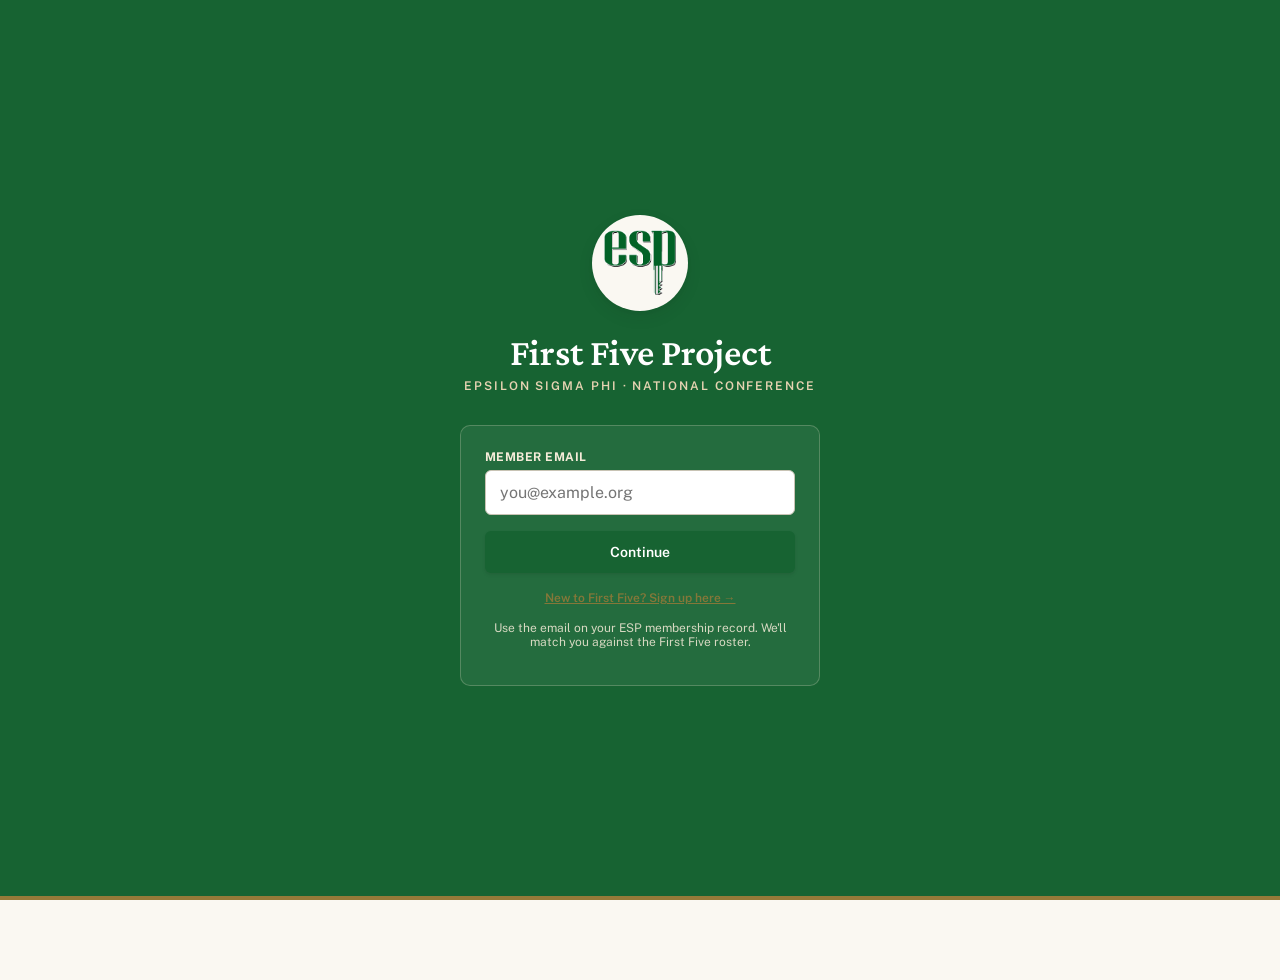
<file: index.html>
<!DOCTYPE html>
<html lang="en">
<head>
  <meta charset="UTF-8" />
  <meta name="viewport" content="width=device-width, initial-scale=1, viewport-fit=cover" />
  <meta name="theme-color" content="#176332" />
  <meta name="apple-mobile-web-app-capable" content="yes" />
  <meta name="apple-mobile-web-app-status-bar-style" content="black-translucent" />
  <link rel="manifest" href="manifest.json" />
  <link rel="apple-touch-icon" href="img/icon-192.png" />
  <title>Sign in · ESP First Five</title>

  <link rel="preconnect" href="https://fonts.googleapis.com" />
  <link rel="preconnect" href="https://fonts.gstatic.com" crossorigin />
  <link rel="stylesheet" href="https://fonts.googleapis.com/css2?family=Oswald:wght@300;400;500;600&family=Crimson+Pro:ital,wght@0,400;0,500;0,600;0,700;1,400&family=Public+Sans:wght@400;500;600;700&display=swap" />
  <link rel="stylesheet" href="css/styles.css" />
</head>
<body>

<main class="signin-stage">
  <div class="crest"><img src="img/logos/esp-mark.png" alt="ESP" /></div>
  <h1>First Five Project</h1>
  <div class="tag">Epsilon Sigma Phi · National Conference</div>

  <form id="signin-form">
    <div class="form-field">
      <label for="email">Member email</label>
      <input type="email" id="email" autocomplete="email" placeholder="you@example.org" required />
    </div>
    <button class="btn primary" type="submit" id="signin-btn">Continue</button>
    <p class="helper" style="margin-top: 18px;">
      <a href="signup.html" id="signup-link" style="color: var(--esp-gold); text-decoration: underline;">
        New to First Five? Sign up here →
      </a>
    </p>
    <p class="helper">
      Use the email on your ESP membership record. We'll match you against the First Five roster.<br>
      <em id="demo-hint" style="opacity:.8; display:none;">Demo emails: tyrone@example.org, marisol@example.org, denzel@example.org</em>
    </p>
  </form>
</main>

<script src="js/config.js"></script>
<script src="js/data.js"></script>
<script src="js/icons.js"></script>
<script src="js/api.js"></script>
<script>
  // Hide signup link if disabled, show demo hint only in demo mode
  document.addEventListener("DOMContentLoaded", () => {
    const isLive = !!(window.FF_CONFIG && window.FF_CONFIG.apiUrl);
    if (!isLive) document.getElementById("demo-hint").style.display = "inline";
    if (window.FF_CONFIG && window.FF_CONFIG.allowSelfSignup === false) {
      document.getElementById("signup-link").style.display = "none";
    }
  });
</script>
<script src="js/app.js"></script>
<script>
  // If already signed in, skip straight to the dashboard.
  if (FF.currentUserEmail()) {
    location.href = "dashboard.html";
  }

  document.getElementById("signin-form").addEventListener("submit", async (e) => {
    e.preventDefault();
    const btn = document.getElementById("signin-btn");
    btn.disabled = true; btn.textContent = "Checking…";

    const email = document.getElementById("email").value;
    const result = await FF.signIn(email);

    btn.disabled = false; btn.textContent = "Continue";

    if (!result.ok) {
      toast(result.message, "error");
      return;
    }
    location.href = "dashboard.html";
  });
</script>
</body>
</html>
</file>
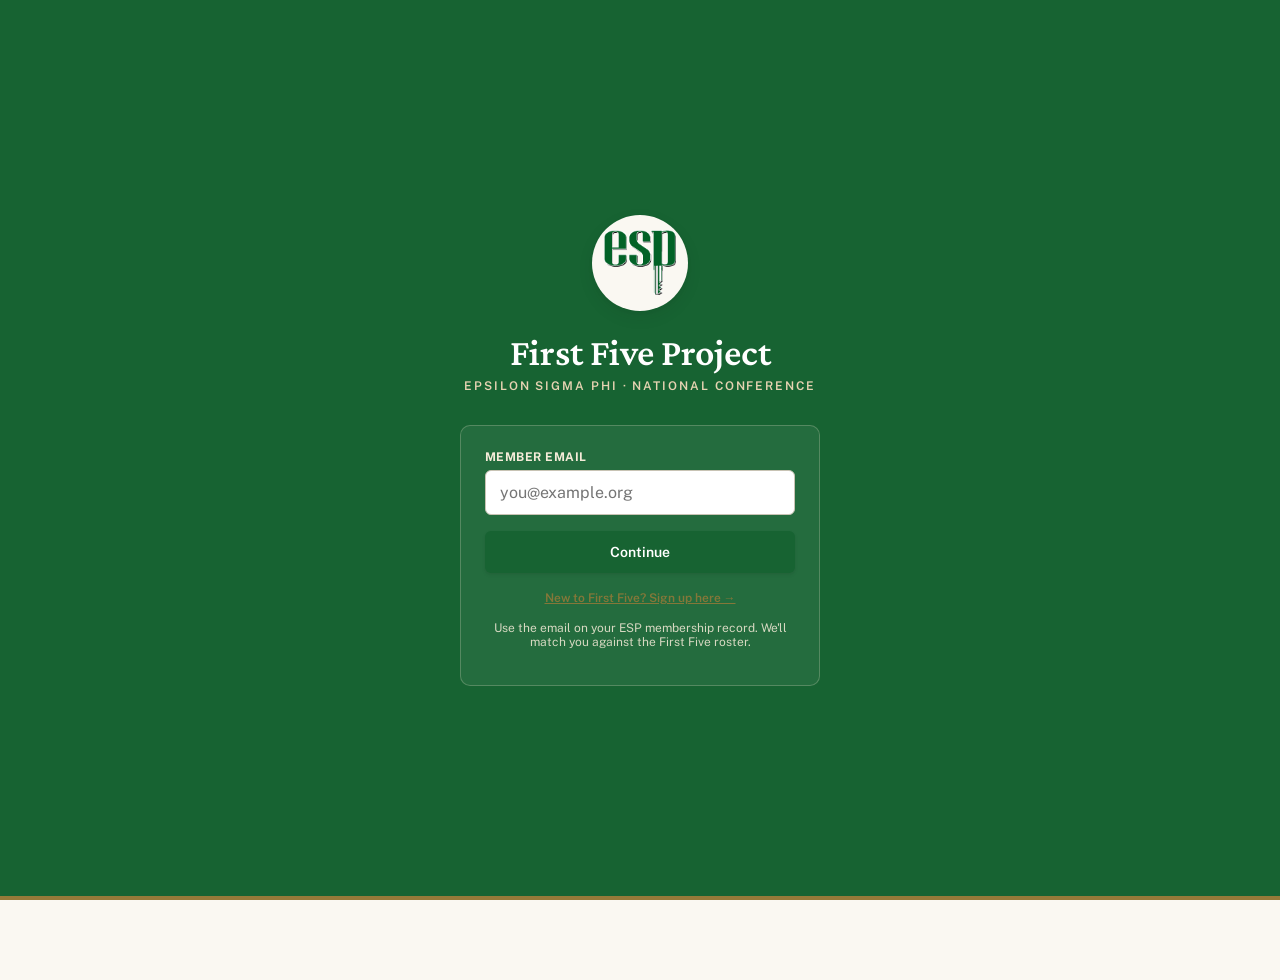
<file: connect.html>
<!DOCTYPE html>
<html lang="en">
<head>
  <meta charset="UTF-8" />
  <meta name="viewport" content="width=device-width, initial-scale=1, viewport-fit=cover" />
  <meta name="theme-color" content="#176332" />
  <link rel="manifest" href="manifest.json" />
  <title>Connect · ESP First Five</title>
  <link rel="preconnect" href="https://fonts.googleapis.com" />
  <link rel="preconnect" href="https://fonts.gstatic.com" crossorigin />
  <link rel="stylesheet" href="https://fonts.googleapis.com/css2?family=Oswald:wght@300;400;500;600&family=Crimson+Pro:ital,wght@0,400;0,500;0,600;0,700;1,400&family=Public+Sans:wght@400;500;600;700&display=swap" />
  <link rel="stylesheet" href="css/styles.css" />
</head>
<body>

<div class="app">
  <header class="topbar compact">
    <h1>Connect</h1>
    <div class="sub">Member directory and your conversations</div>
  </header>

  <div class="tabs">
    <button class="tab active" data-tab="directory">Directory</button>
    <button class="tab" data-tab="chats">Chats</button>
  </div>

  <!-- Directory view -->
  <div id="directory-view"></div>

  <!-- Chats view -->
  <div id="chats-view" style="display:none;"></div>

  <!-- Single chat thread (overlays when a member is selected) -->
  <div id="thread-view" style="display:none;">
    <header class="topbar compact">
      <button class="back-btn" id="thread-back">← Back</button>
      <div class="greeting-row">
        <div class="avatar" id="thread-avatar">··</div>
        <div>
          <h1 id="thread-name" style="font-size: 18px;">—</h1>
          <div class="sub" id="thread-meta">—</div>
        </div>
      </div>
    </header>

    <section class="chat-thread" id="chat-thread"></section>

    <div class="chat-input-row">
      <input type="text" id="chat-input" placeholder="Type a message…" />
      <button id="chat-send">Send</button>
    </div>
  </div>

</div>

<script src="js/config.js"></script>
<script src="js/data.js"></script>
<script src="js/icons.js"></script>
<script src="js/api.js"></script>
<script src="js/app.js"></script>
<script>
  FF.requireAuth();
  FF.seedDemoChat();
  // In live mode, refresh roster so newly signed-up members appear in the directory
  FF.refreshRoster().then(() => {
    if (typeof renderDirectory === "function") renderDirectory();
  });

  const me = FF.currentUser();

  // Build the directory list (everyone except me)
  function renderDirectory() {
    const others = FF_MEMBERS.filter(m => m.email !== me.email);
    $("#directory-view").innerHTML = others.map(m => `
      <div class="member-card" data-email="${m.email}">
        <div class="avatar" style="background: var(--esp-green); color: var(--esp-gold); font-size: var(--fs-base);">${initials(m.name)}</div>
        <div>
          <div class="name">${m.name}</div>
          <div class="meta">${m.chapter} · Year ${m.year}</div>
          <div class="meta" style="font-style: italic; margin-top: 2px;">${m.headline}</div>
        </div>
        <button class="chat-btn">Chat</button>
      </div>
    `).join("");
    $$(".member-card").forEach(card => {
      card.addEventListener("click", () => openThread(card.dataset.email));
    });
  }

  // Build the chats list — show only threads that have messages
  function renderChats() {
    const threads = FF.allThreads();
    const entries = Object.entries(threads).filter(([_, msgs]) => msgs.length > 0);
    if (!entries.length) {
      $("#chats-view").innerHTML = `
        <div class="card" style="color: var(--fg-muted); text-align: center;">
          You haven't started any chats yet. Tap the Directory tab to find members.
        </div>`;
      return;
    }
    $("#chats-view").innerHTML = entries.map(([email, msgs]) => {
      const m = FF.memberByEmail(email);
      if (!m) return "";
      const last = msgs[msgs.length - 1];
      return `
        <div class="member-card" data-email="${email}">
          <div class="avatar" style="background: var(--esp-green); color: var(--esp-gold); font-size: var(--fs-base);">${initials(m.name)}</div>
          <div>
            <div class="name">${m.name}</div>
            <div class="meta">${last.text.slice(0, 60)}${last.text.length > 60 ? "…" : ""}</div>
          </div>
          <div style="font-size: 11px; color: var(--fg-muted);">${formatTime(last.t)}</div>
        </div>
      `;
    }).join("");
    $$("#chats-view .member-card").forEach(card => {
      card.addEventListener("click", () => openThread(card.dataset.email));
    });
  }

  // Show a single thread in conversation view
  function openThread(email) {
    const other = FF.memberByEmail(email);
    if (!other) return;
    $("#directory-view").style.display = "none";
    $("#chats-view").style.display = "none";
    $(".tabs").style.display = "none";
    $("#thread-view").style.display = "block";

    $("#thread-name").textContent = other.name;
    $("#thread-meta").textContent = `${other.chapter} · Year ${other.year}`;
    $("#thread-avatar").textContent = initials(other.name);

    paintThread(email);

    $("#chat-input").focus();
    $("#chat-send").onclick = () => sendMessage(email);
    $("#chat-input").onkeydown = (e) => { if (e.key === "Enter") sendMessage(email); };
  }

  function paintThread(email) {
    const msgs = FF.thread(email);
    $("#chat-thread").innerHTML = msgs.map(m => `
      <div class="chat-bubble ${m.from === "self" ? "mine" : "theirs"}">
        ${m.text}
        <div class="when">${formatTime(m.t)}</div>
      </div>
    `).join("");
    // Scroll to latest
    const tv = $("#chat-thread");
    tv.scrollTop = tv.scrollHeight;
  }

  function sendMessage(email) {
    const input = $("#chat-input");
    const text = input.value.trim();
    if (!text) return;
    FF.appendMessage(email, { from: "self", text, t: Date.now() });
    input.value = "";
    paintThread(email);
  }

  $("#thread-back").addEventListener("click", () => {
    $("#thread-view").style.display = "none";
    $(".tabs").style.display = "flex";
    const activeTab = $(".tab.active").dataset.tab;
    if (activeTab === "directory") $("#directory-view").style.display = "block";
    else $("#chats-view").style.display = "block";
    renderChats();
  });

  // Tab switching
  $$(".tab").forEach(t => {
    t.addEventListener("click", () => {
      $$(".tab").forEach(x => x.classList.remove("active"));
      t.classList.add("active");
      const which = t.dataset.tab;
      $("#directory-view").style.display = which === "directory" ? "block" : "none";
      $("#chats-view").style.display = which === "chats" ? "block" : "none";
      if (which === "chats") renderChats();
    });
  });

  renderDirectory();
  renderBottomNav("connect");
</script>
</body>
</html>
</file>
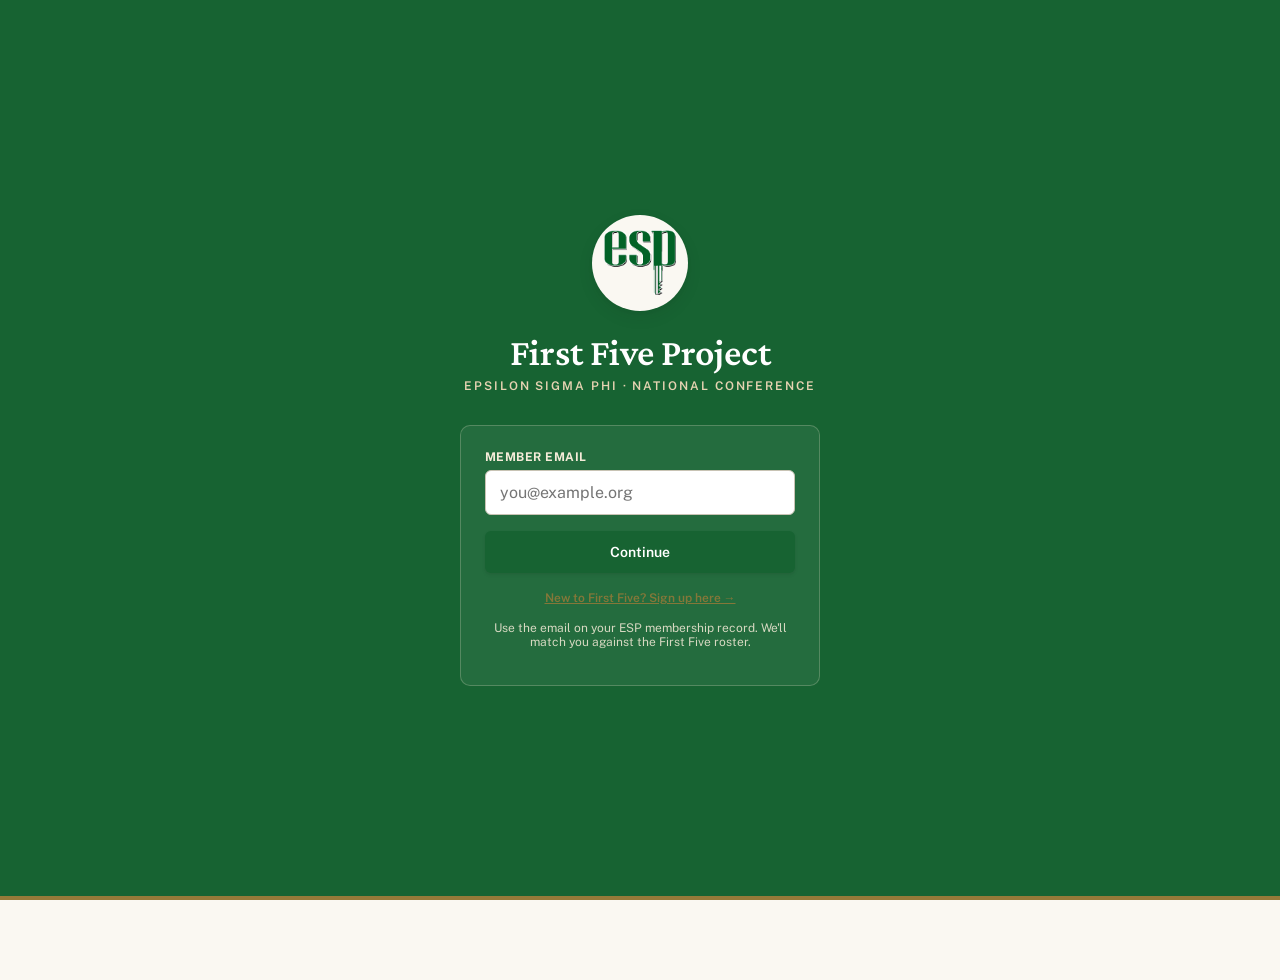
<file: dashboard.html>
<!DOCTYPE html>
<html lang="en">
<head>
  <meta charset="UTF-8" />
  <meta name="viewport" content="width=device-width, initial-scale=1, viewport-fit=cover" />
  <meta name="theme-color" content="#176332" />
  <link rel="manifest" href="manifest.json" />
  <title>Home · ESP First Five</title>
  <link rel="preconnect" href="https://fonts.googleapis.com" />
  <link rel="preconnect" href="https://fonts.gstatic.com" crossorigin />
  <link rel="stylesheet" href="https://fonts.googleapis.com/css2?family=Oswald:wght@300;400;500;600&family=Crimson+Pro:ital,wght@0,400;0,500;0,600;0,700;1,400&family=Public+Sans:wght@400;500;600;700&display=swap" />
  <link rel="stylesheet" href="css/styles.css" />
</head>
<body>

<div class="app">

  <header class="topbar">
    <div class="greeting-row">
      <div class="avatar" id="user-avatar">··</div>
      <div>
        <h1 id="user-greeting">Welcome.</h1>
        <div class="sub" id="conf-sub">National Conference · Loading…</div>
      </div>
    </div>
    <div class="badge-pill">
      <span class="dot"></span>
      <span id="user-pill">First Five Member</span>
    </div>
  </header>

  <!-- Progress card -->
  <section class="card">
    <div class="progress-row">
      <h2>Your Challenge Progress</h2>
      <div class="progress-count">
        <span id="done-count">0</span><small>/<span id="total-count">15</span></small>
      </div>
    </div>
    <div class="bar-track"><div class="bar-fill" id="bar-fill"></div></div>
    <div class="progress-meta">
      <span><strong id="pct">0%</strong> complete</span>
      <span><span id="remaining">15</span> tasks remaining</span>
    </div>
    <div class="badge-map" id="badge-map"></div>
  </section>

  <!-- Mission card (rotates) -->
  <section class="card mission-card">
    <h3>From the ESP Creed</h3>
    <p class="quote" id="mission-quote">Loading…</p>
    <div class="src">Tied to: <em id="mission-task">—</em></div>
  </section>

  <!-- Up next -->
  <div class="section-h">
    <h3>Up Next</h3>
    <a href="tasks.html">View all</a>
  </div>
  <div id="up-next"></div>

  <!-- Recently completed -->
  <div class="section-h">
    <h3>Recently Completed</h3>
    <a href="profile.html">History</a>
  </div>
  <div id="recent"></div>

</div>

<script src="js/config.js"></script>
<script src="js/data.js"></script>
<script src="js/icons.js"></script>
<script src="js/api.js"></script>
<script src="js/app.js"></script>
<script>
  FF.requireAuth();
  // Pull latest completions from the backend (no-op in demo mode)
  FF.refreshCompletions().then(() => { /* paint uses fresh cache */ });

  // ---- Header ----
  const me = FF.currentUser();
  $("#user-avatar").textContent = initials(me.name);
  $("#user-greeting").textContent = `Welcome, ${me.name.split(" ")[0]}.`;
  $("#user-pill").textContent = `First Five Member · Year ${me.year}`;
  $("#conf-sub").textContent = `${FF_SETTINGS.conferenceName} · ${me.chapter}`;

  // ---- Progress ----
  const total = FF_TASKS.length;
  const done = FF.completedCount();
  $("#done-count").textContent = done;
  $("#total-count").textContent = total;
  $("#remaining").textContent = total - done;
  const pct = Math.round((done / total) * 100);
  $("#pct").textContent = pct + "%";
  // Tiny delay so the bar animates from 0 → pct
  requestAnimationFrame(() => $("#bar-fill").style.width = pct + "%");

  // ---- Badge map ----
  const completed = FF.completedMap();
  const map = $("#badge-map");
  let firstUnfinished = -1;
  FF_TASKS.forEach((t, i) => {
    if (!completed[t.id] && firstUnfinished === -1) firstUnfinished = i;
  });
  FF_TASKS.forEach((t, i) => {
    const a = document.createElement("a");
    a.href = `task.html?id=${t.id}`;
    a.className = "badge " + (completed[t.id] ? "done" : (i === firstUnfinished ? "next" : "locked"));
    a.textContent = i + 1;
    map.appendChild(a);
  });

  // ---- Mission quote — pick a random active (incomplete) task's tie-in ----
  const missionPool = FF_TASKS.filter(t => !completed[t.id]);
  const missionTask = (missionPool.length ? missionPool : FF_TASKS)[Math.floor(Math.random() * (missionPool.length || FF_TASKS.length))];
  $("#mission-quote").textContent = missionTask.mission;
  $("#mission-task").textContent = missionTask.name;

  // ---- Up next: 3 highest-priority unfinished tasks ----
  // Priority: signature tasks first (face-to-face), then by descending points
  const upNext = FF_TASKS
    .filter(t => !completed[t.id])
    .sort((a, b) => {
      if (a.proof === b.proof) return b.points - a.points;
      return a.proof === "Signature" ? -1 : 1;
    })
    .slice(0, 3);

  $("#up-next").innerHTML = upNext.length ? upNext.map((t, i) => `
    <a class="task ${i === 0 ? "priority" : ""}" href="task.html?id=${t.id}">
      <div class="icon">${icon(taskIcon(t), 22)}</div>
      <div>
        <div class="title">${t.name}</div>
        <div class="meta">
          <span class="proof-tag">${t.proof}</span>
          <span>· ${t.where}</span>
        </div>
      </div>
      <div class="pts">${t.points}<small>pts</small></div>
    </a>
  `).join("") : `
    <div class="card" style="text-align:center; color: var(--success); font-weight: 600;">
      ${icon("award", 22)} &nbsp; You've completed every task. Find a board member at the closing ceremony.
    </div>
  `;

  // ---- Recently completed: last 3 ----
  const recent = Object.entries(completed)
    .sort((a, b) => b[1].when - a[1].when)
    .slice(0, 3)
    .map(([id, info]) => {
      const t = FF_TASKS.find(x => x.id === id);
      if (!t) return "";
      return `
        <a class="task done" href="task.html?id=${t.id}">
          <div class="icon">${icon("check", 22)}</div>
          <div>
            <div class="title">${t.name}</div>
            <div class="meta"><span>Completed · ${formatTime(info.when)}</span></div>
          </div>
          <div class="pts">${t.points}<small>pts</small></div>
        </a>
      `;
    }).join("");
  $("#recent").innerHTML = recent || `
    <div class="card" style="color: var(--fg-muted); text-align: center; font-size: var(--fs-sm);">
      Nothing here yet. Tap a task above to begin.
    </div>
  `;

  renderBottomNav("dashboard");
</script>
</body>
</html>
</file>
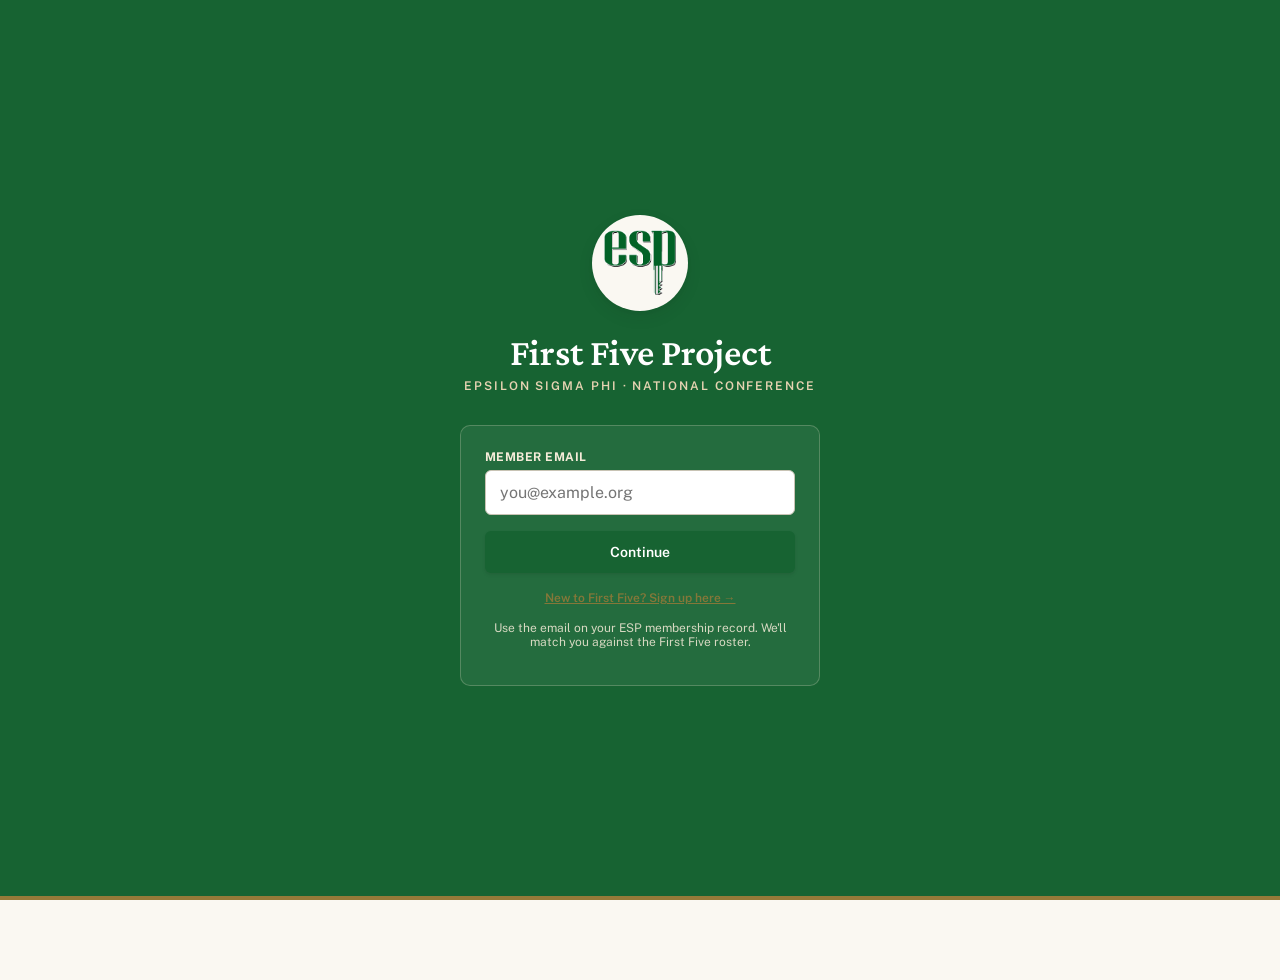
<file: profile.html>
<!DOCTYPE html>
<html lang="en">
<head>
  <meta charset="UTF-8" />
  <meta name="viewport" content="width=device-width, initial-scale=1, viewport-fit=cover" />
  <meta name="theme-color" content="#176332" />
  <link rel="manifest" href="manifest.json" />
  <title>Profile · ESP First Five</title>
  <link rel="preconnect" href="https://fonts.googleapis.com" />
  <link rel="preconnect" href="https://fonts.gstatic.com" crossorigin />
  <link rel="stylesheet" href="https://fonts.googleapis.com/css2?family=Oswald:wght@300;400;500;600&family=Crimson+Pro:ital,wght@0,400;0,500;0,600;0,700;1,400&family=Public+Sans:wght@400;500;600;700&display=swap" />
  <link rel="stylesheet" href="css/styles.css" />
</head>
<body>

<div class="app">
  <header class="profile-hero">
    <div class="avatar" id="p-avatar">··</div>
    <h1 id="p-name">—</h1>
    <div class="meta" id="p-meta">—</div>
    <div class="badge-pill" style="margin-top: 14px;">
      <span class="dot"></span> Tier: <span id="p-tier">—</span>
    </div>
  </header>

  <section class="stat-grid">
    <div class="stat">
      <div class="num" id="s-points">0</div>
      <div class="lbl">Points</div>
    </div>
    <div class="stat">
      <div class="num" id="s-tasks">0</div>
      <div class="lbl">Tasks done</div>
    </div>
    <div class="stat">
      <div class="num" id="s-pct">0%</div>
      <div class="lbl">Complete</div>
    </div>
  </section>

  <section class="card">
    <h3 style="font-family: var(--font-serif); font-size: var(--fs-md); color: var(--esp-green); margin-bottom: 8px;">
      I'd love to talk to someone about…
    </h3>
    <p id="p-headline" style="font-size: var(--fs-sm); color: var(--ink); line-height: 1.5; font-style: italic;">—</p>
  </section>

  <section class="card">
    <h3 style="font-family: var(--font-serif); font-size: var(--fs-md); color: var(--esp-green); margin-bottom: 12px;">
      Recognition tiers
    </h3>
    <div id="tier-list" style="font-size: var(--fs-sm); color: var(--ink); line-height: 1.7;"></div>
  </section>

  <section class="card">
    <h3 style="font-family: var(--font-serif); font-size: var(--fs-md); color: var(--esp-green); margin-bottom: 6px;">Account</h3>
    <p style="font-size: var(--fs-sm); color: var(--fg-muted); margin: 0 0 12px;">
      Signed in as <strong id="p-email" style="color: var(--esp-green);"></strong>
    </p>
    <button class="btn ghost" id="reset-btn" style="margin-bottom: 10px;">Reset demo progress</button>
    <button class="btn secondary" id="signout-btn">Sign out</button>
  </section>

</div>

<script src="js/config.js"></script>
<script src="js/data.js"></script>
<script src="js/icons.js"></script>
<script src="js/api.js"></script>
<script src="js/app.js"></script>
<script>
  FF.requireAuth();
  FF.refreshCompletions();

  const me = FF.currentUser();
  $("#p-avatar").textContent = initials(me.name);
  $("#p-name").textContent = me.name;
  $("#p-meta").textContent = `${me.chapter} · First Five · Year ${me.year}`;
  $("#p-headline").textContent = me.headline;
  $("#p-email").textContent = me.email;

  $("#s-points").textContent = FF.earnedPoints();
  $("#s-tasks").textContent = `${FF.completedCount()}/${FF_TASKS.length}`;
  const pct = Math.round((FF.completedCount() / FF_TASKS.length) * 100);
  $("#s-pct").textContent = pct + "%";
  $("#p-tier").textContent = FF.tier();

  // Render tier ladder
  const earned = FF.earnedPoints();
  const tiers = [
    { name: "Bronze", pts: FF_SETTINGS.bronze, desc: "Personalized completion certificate." },
    { name: "Silver", pts: FF_SETTINGS.silver, desc: "Bronze + ribbon for next year's badge." },
    { name: "Gold",   pts: FF_SETTINGS.gold,   desc: "Silver + named on stage at closing ceremony." },
  ];
  $("#tier-list").innerHTML = tiers.map(t => {
    const reached = earned >= t.pts;
    const color = reached ? "var(--success)" : "var(--fg-muted)";
    const iconName = reached ? "checkCircle" : "award";
    return `
      <div style="display:flex; gap:10px; align-items: center; margin-bottom: 8px;">
        <span style="color: ${color}; width: 20px; display: inline-flex;">${icon(iconName, 18)}</span>
        <strong style="color: ${reached ? "var(--esp-green)" : "var(--fg-muted)"}; min-width: 60px; font-family: var(--font-sans);">${t.name}</strong>
        <span style="color: var(--fg-muted); margin-right: 4px; font-family: var(--font-sans); font-size: var(--fs-sm);">${t.pts} pts</span>
        <span style="color: ${reached ? "var(--ink)" : "var(--fg-muted)"}; font-family: var(--font-sans); font-size: var(--fs-sm);">${t.desc}</span>
      </div>
    `;
  }).join("");

  $("#reset-btn").addEventListener("click", () => {
    if (confirm("Reset all your task completions? (Demo only — useful for showing the app.)")) {
      FF.resetProgress();
      toast("Progress reset", "success");
      setTimeout(() => location.reload(), 600);
    }
  });

  $("#signout-btn").addEventListener("click", () => FF.signOut());

  renderBottomNav("profile");
</script>
</body>
</html>
</file>
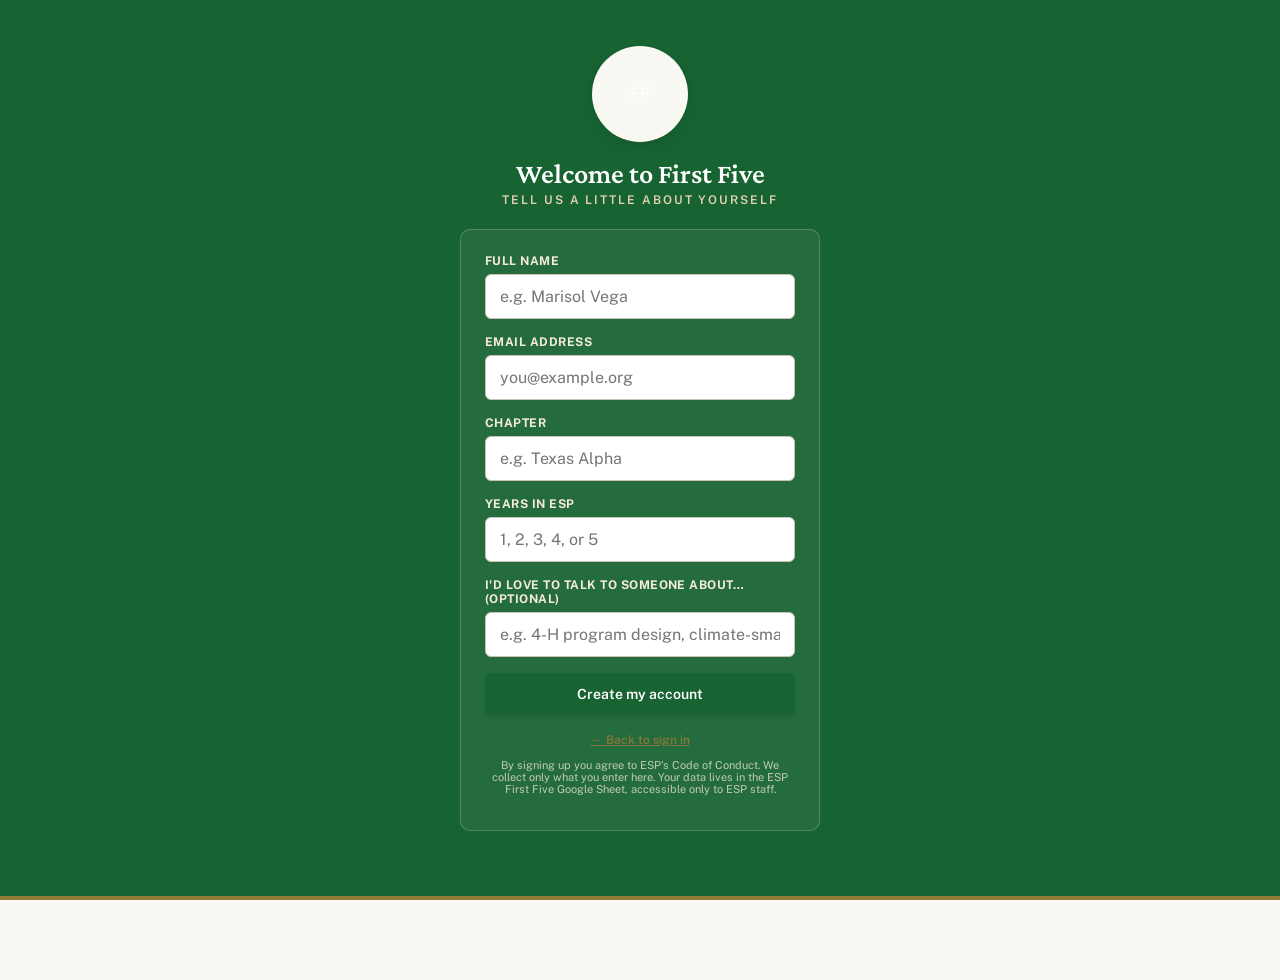
<file: signup.html>
<!DOCTYPE html>
<html lang="en">
<head>
  <meta charset="UTF-8" />
  <meta name="viewport" content="width=device-width, initial-scale=1, viewport-fit=cover" />
  <meta name="theme-color" content="#176332" />
  <meta name="apple-mobile-web-app-capable" content="yes" />
  <meta name="apple-mobile-web-app-status-bar-style" content="black-translucent" />
  <link rel="manifest" href="manifest.json" />
  <link rel="apple-touch-icon" href="img/icon-192.png" />
  <title>Sign up · ESP First Five</title>

  <link rel="preconnect" href="https://fonts.googleapis.com" />
  <link rel="preconnect" href="https://fonts.gstatic.com" crossorigin />
  <link rel="stylesheet" href="https://fonts.googleapis.com/css2?family=Oswald:wght@300;400;500;600&family=Crimson+Pro:ital,wght@0,400;0,500;0,600;0,700;1,400&family=Public+Sans:wght@400;500;600;700&display=swap" />
  <link rel="stylesheet" href="css/styles.css" />
</head>
<body>

<main class="signin-stage" style="padding: 24px 32px 48px;">
  <div class="crest" style="margin-bottom: 16px;">FF</div>
  <h1 style="font-size: 28px; margin-bottom: 4px;">Welcome to First Five</h1>
  <div class="tag" style="margin-bottom: 22px;">Tell us a little about yourself</div>

  <form id="signup-form" novalidate>
    <div class="form-field">
      <label for="name">Full name</label>
      <input type="text" id="name" autocomplete="name" placeholder="e.g. Marisol Vega" required />
    </div>
    <div class="form-field">
      <label for="email">Email address</label>
      <input type="email" id="email" autocomplete="email" placeholder="you@example.org" required />
    </div>
    <div class="form-field">
      <label for="chapter">Chapter</label>
      <input type="text" id="chapter" placeholder="e.g. Texas Alpha" required />
    </div>
    <div class="form-field">
      <label for="year">Years in ESP</label>
      <input type="text" id="year" inputmode="numeric" pattern="[0-9]*" placeholder="1, 2, 3, 4, or 5" required />
    </div>
    <div class="form-field">
      <label for="headline">I'd love to talk to someone about… (optional)</label>
      <input type="text" id="headline" placeholder="e.g. 4-H program design, climate-smart agriculture" />
    </div>

    <button class="btn primary" type="submit" id="signup-btn">Create my account</button>

    <p class="helper" style="margin-top: 18px;">
      <a href="index.html" style="color: var(--esp-gold); text-decoration: underline;">← Back to sign in</a>
    </p>
    <p class="helper" style="opacity: .75; margin-top: 12px; font-size: 11px;">
      By signing up you agree to ESP's Code of Conduct. We collect only what you enter here. Your data lives in the ESP First Five Google Sheet, accessible only to ESP staff.
    </p>
  </form>
</main>

<script src="js/config.js"></script>
<script src="js/data.js"></script>
<script src="js/icons.js"></script>
<script src="js/api.js"></script>
<script src="js/app.js"></script>
<script>
  // If already signed in, redirect to dashboard.
  if (FF.currentUserEmail()) location.href = "dashboard.html";

  // If self-signup is disabled, send them back.
  if (window.FF_CONFIG && window.FF_CONFIG.allowSelfSignup === false) {
    location.href = "index.html";
  }

  document.getElementById("signup-form").addEventListener("submit", async (e) => {
    e.preventDefault();
    const btn = document.getElementById("signup-btn");

    const form = {
      name:     document.getElementById("name").value.trim(),
      email:    document.getElementById("email").value.trim(),
      chapter:  document.getElementById("chapter").value.trim(),
      year:     document.getElementById("year").value.trim(),
      headline: document.getElementById("headline").value.trim(),
    };

    if (!form.name || !form.email || !form.chapter || !form.year) {
      toast("Please fill in name, email, chapter, and years.", "error");
      return;
    }
    if (!/^[^\s@]+@[^\s@]+\.[^\s@]+$/.test(form.email)) {
      toast("That email doesn't look right.", "error");
      return;
    }

    btn.disabled = true; btn.textContent = "Creating account…";
    const result = await FF.signUp(form);
    btn.disabled = false; btn.textContent = "Create my account";

    if (!result.ok) {
      toast(result.message, "error");
      return;
    }
    toast("Welcome aboard!", "success");
    setTimeout(() => location.href = "dashboard.html", 700);
  });
</script>
</body>
</html>
</file>
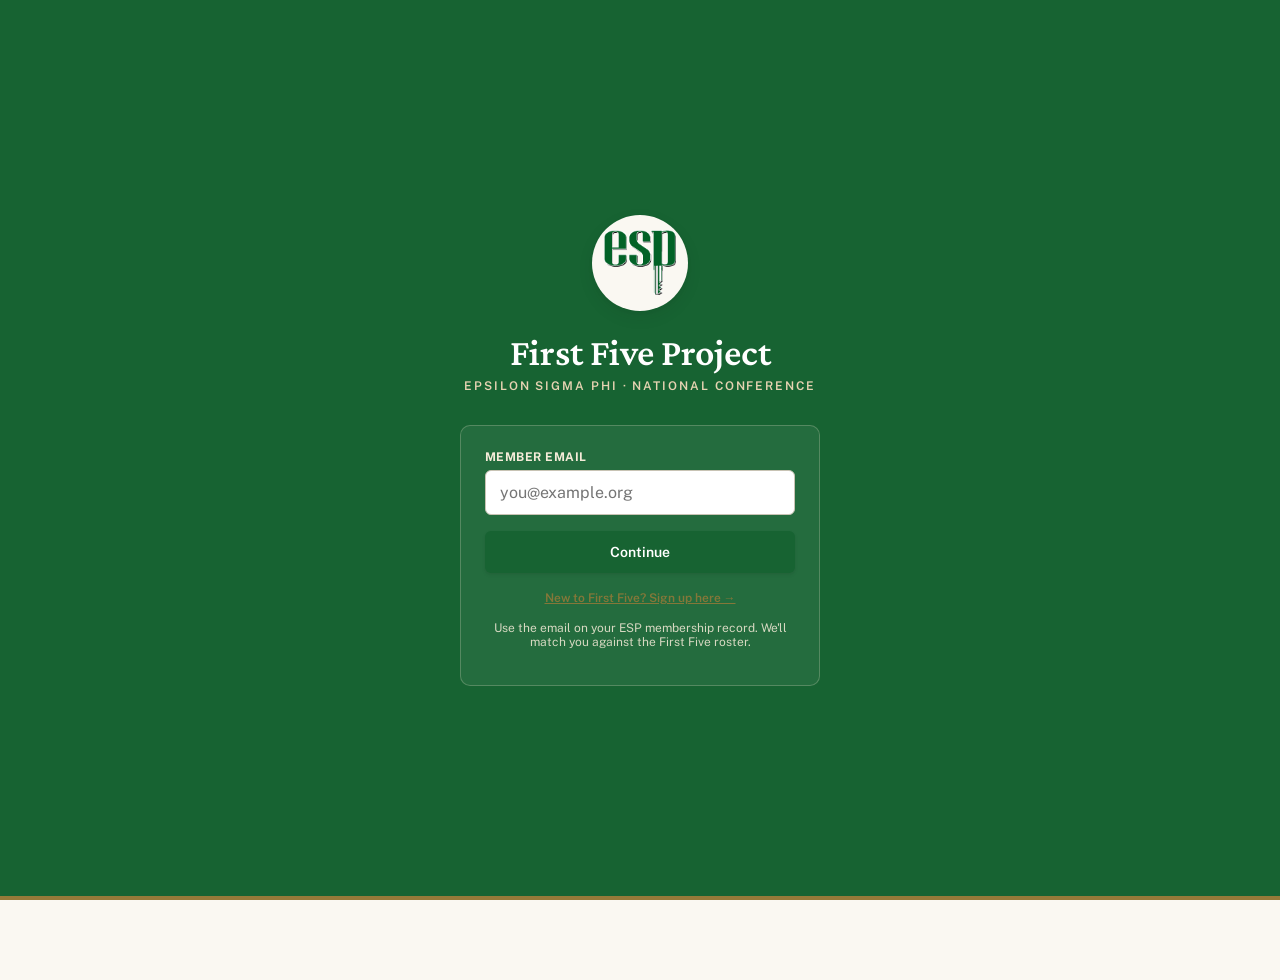
<file: task.html>
<!DOCTYPE html>
<html lang="en">
<head>
  <meta charset="UTF-8" />
  <meta name="viewport" content="width=device-width, initial-scale=1, viewport-fit=cover" />
  <meta name="theme-color" content="#176332" />
  <link rel="manifest" href="manifest.json" />
  <title>Task · ESP First Five</title>
  <link rel="preconnect" href="https://fonts.googleapis.com" />
  <link rel="preconnect" href="https://fonts.gstatic.com" crossorigin />
  <link rel="stylesheet" href="https://fonts.googleapis.com/css2?family=Oswald:wght@300;400;500;600&family=Crimson+Pro:ital,wght@0,400;0,500;0,600;0,700;1,400&family=Public+Sans:wght@400;500;600;700&display=swap" />
  <link rel="stylesheet" href="css/styles.css" />
</head>
<body>

<div class="app">
  <header class="task-hero">
    <button class="back-btn" onclick="history.back()">← Back</button>
    <div class="pts-big" id="task-pts">0</div>
    <h1 id="task-name">Loading…</h1>
    <div class="where" id="task-where">—</div>
  </header>

  <main class="task-body">
    <p class="description" id="task-desc"></p>

    <div class="mission-tie">
      <strong style="color:var(--esp-green); font-style: normal;">Why this matters:</strong>
      <span id="task-mission"></span>
    </div>

    <section class="proof-section" id="proof-section"></section>
  </main>
</div>

<script src="js/config.js"></script>
<script src="js/data.js"></script>
<script src="js/icons.js"></script>
<script src="js/api.js"></script>
<script src="js/app.js"></script>
<script src="js/proof.js"></script>
<script>
  FF.requireAuth();

  // Get task ID from URL: task.html?id=T01
  const params = new URLSearchParams(location.search);
  const id = params.get("id");
  const task = FF_TASKS.find(t => t.id === id);

  if (!task) {
    document.body.innerHTML = `
      <div style="padding:40px; text-align:center;">
        <h2>Task not found</h2>
        <p><a href="tasks.html">Back to tasks</a></p>
      </div>`;
    throw new Error("task missing");
  }

  // Render hero
  $("#task-name").textContent = task.name;
  $("#task-where").textContent = task.where;
  $("#task-mission").textContent = task.mission;
  $("#task-desc").textContent = task.description;
  $("#task-pts").innerHTML = `${task.points}<small style="font-size:13px; opacity:.7;">pts</small>`;
  document.title = task.name + " · ESP First Five";

  // Render proof section
  const proof = $("#proof-section");
  if (FF.isCompleted(task.id)) {
    const info = FF.completedMap()[task.id];
    proof.innerHTML = `
      <div class="completed-state">
        <span class="check">${icon("check", 16, "#fff")}</span>
        Task complete &middot; ${formatTime(info.when)}
      </div>
      <p style="margin-top: 12px; font-size: var(--fs-sm); color: var(--fg-muted); text-align: center;">
        Method: ${info.proofKind}${info.validator ? " &middot; validated by " + info.validator : ""}
      </p>
    `;
  } else if (task.proof === "Signature") {
    mountSignaturePad(proof, task);
  } else if (task.proof === "Photo") {
    mountPhotoUploader(proof, task);
  } else if (task.proof === "Quiz") {
    mountQuiz(proof, task);
  }
</script>
</body>
</html>
</file>
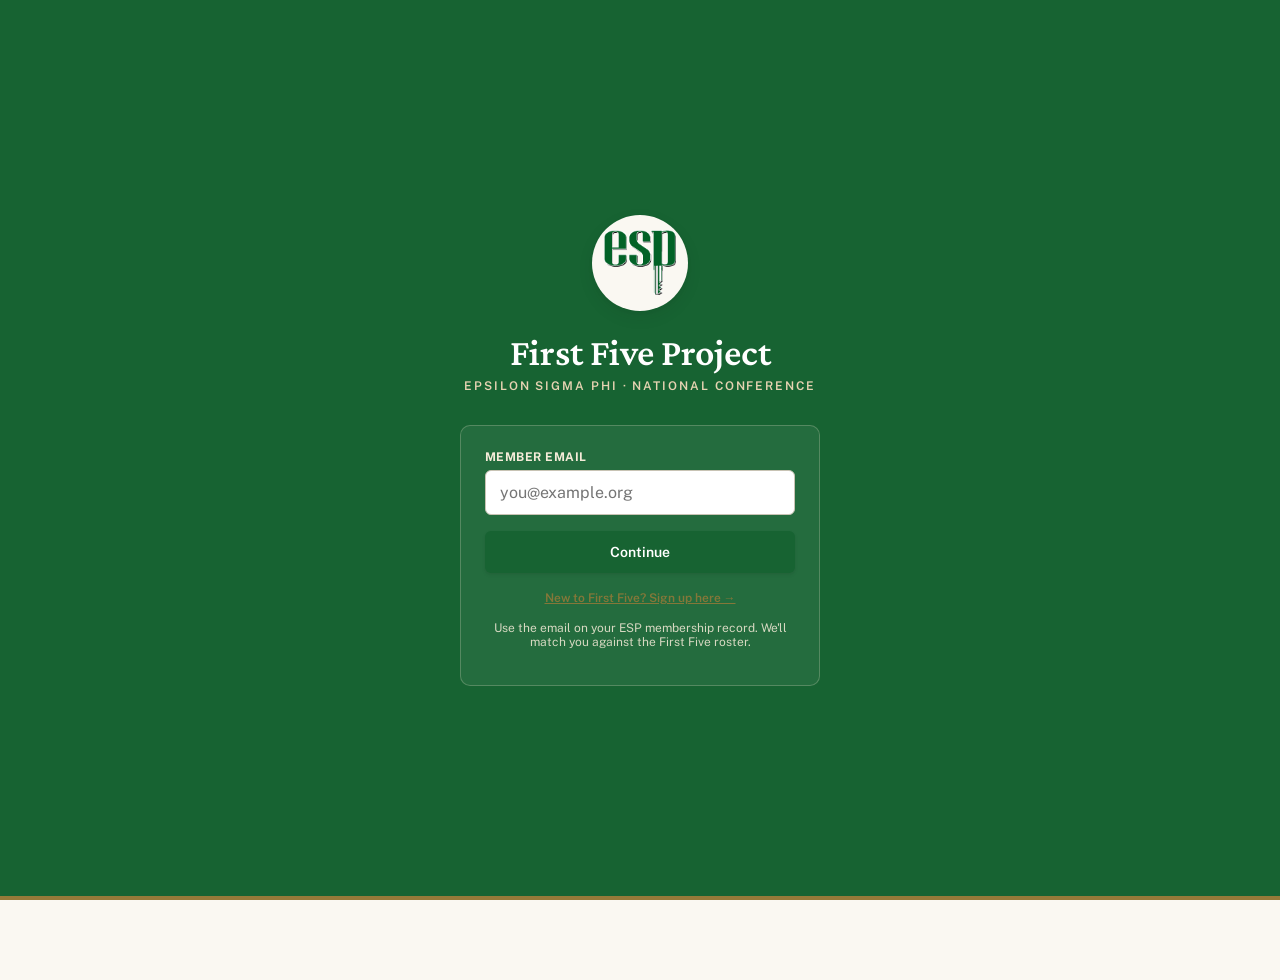
<file: tasks.html>
<!DOCTYPE html>
<html lang="en">
<head>
  <meta charset="UTF-8" />
  <meta name="viewport" content="width=device-width, initial-scale=1, viewport-fit=cover" />
  <meta name="theme-color" content="#176332" />
  <link rel="manifest" href="manifest.json" />
  <title>Tasks · ESP First Five</title>
  <link rel="preconnect" href="https://fonts.googleapis.com" />
  <link rel="preconnect" href="https://fonts.gstatic.com" crossorigin />
  <link rel="stylesheet" href="https://fonts.googleapis.com/css2?family=Oswald:wght@300;400;500;600&family=Crimson+Pro:ital,wght@0,400;0,500;0,600;0,700;1,400&family=Public+Sans:wght@400;500;600;700&display=swap" />
  <link rel="stylesheet" href="css/styles.css" />
</head>
<body>

<div class="app">
  <header class="topbar compact">
    <h1>The First Five Challenge</h1>
    <div class="sub">15 tasks · earn 20 points to reach Gold</div>
  </header>

  <!-- Filter tabs -->
  <div class="tabs">
    <button class="tab active" data-filter="all">All</button>
    <button class="tab" data-filter="open">Open</button>
    <button class="tab" data-filter="done">Done</button>
  </div>

  <div id="task-list" style="margin-top: 8px;"></div>
</div>

<script src="js/config.js"></script>
<script src="js/data.js"></script>
<script src="js/icons.js"></script>
<script src="js/api.js"></script>
<script src="js/app.js"></script>
<script>
  FF.requireAuth();

  let activeFilter = "all";
  const completed = FF.completedMap();

  function render() {
    const list = $("#task-list");
    let tasks = FF_TASKS.slice();
    if (activeFilter === "open") tasks = tasks.filter(t => !completed[t.id]);
    if (activeFilter === "done") tasks = tasks.filter(t => completed[t.id]);

    if (!tasks.length) {
      list.innerHTML = `<div class="card" style="text-align:center; color: var(--fg-muted);">Nothing here yet.</div>`;
      return;
    }

    list.innerHTML = tasks.map(t => {
      const isDone = !!completed[t.id];
      return `
        <a class="task ${isDone ? "done" : ""}" href="task.html?id=${t.id}">
          <div class="icon">${icon(isDone ? "check" : taskIcon(t), 22)}</div>
          <div>
            <div class="title">${t.name}</div>
            <div class="meta">
              <span class="proof-tag">${t.proof}</span>
              <span>· ${t.category}</span>
            </div>
          </div>
          <div class="pts">${t.points}<small>pts</small></div>
        </a>
      `;
    }).join("");
  }
  render();

  $$(".tab").forEach(tab => {
    tab.addEventListener("click", () => {
      $$(".tab").forEach(t => t.classList.remove("active"));
      tab.classList.add("active");
      activeFilter = tab.dataset.filter;
      render();
    });
  });

  renderBottomNav("tasks");
</script>
</body>
</html>
</file>
<file: css/styles.css>
/* ============================================================
   First Five — application stylesheet
   ------------------------------------------------------------
   Built on the Epsilon Sigma Phi Design System.
   All brand tokens (color, type, spacing, radii, shadows) come
   from css/tokens/esp-tokens.css. This file only contains the
   app-specific layout and components.
   ============================================================ */

@import url("tokens/esp-tokens.css");

/* ---------- Base ---------- */
* { box-sizing: border-box; }
html { -webkit-text-size-adjust: 100%; }
body {
  margin: 0; padding: 0;
  font-family: var(--font-sans);
  background: var(--bone);
  color: var(--fg);
  -webkit-font-smoothing: antialiased;
  min-height: 100vh;
  padding-bottom: 80px;
}
img { max-width: 100%; display: block; }
input, textarea, button { font-family: inherit; font-size: var(--fs-base); }
button { cursor: pointer; }
a { color: var(--fg-link); text-decoration: none; }
a:hover { color: var(--fg-link-hover); }

/* Icon utility */
.icon-svg {
  width: 1em; height: 1em;
  stroke: currentColor; fill: none;
  stroke-width: 1.5; stroke-linecap: round; stroke-linejoin: round;
  display: inline-block; vertical-align: -2px;
}

/* ---------- Layout container ---------- */
.app {
  max-width: 480px;
  margin: 0 auto;
  background: var(--bone);
  position: relative;
  min-height: 100vh;
}

/* ---------- Topbar ---------- */
.topbar {
  background: var(--esp-green);
  color: var(--esp-white);
  padding: 24px 22px 22px;
  position: relative;
  border-bottom: 3px solid var(--esp-gold);
}
.topbar.compact { padding: 18px 22px 16px; }
.topbar h1 {
  font-family: var(--font-serif);
  font-weight: 600;
  font-size: var(--fs-xl);
  line-height: var(--lh-tight);
  margin: 0;
  color: var(--esp-white);
}
.topbar .sub {
  font-size: var(--fs-sm);
  opacity: 0.82;
  margin-top: 2px;
  font-weight: 400;
  color: var(--green-100);
}
.topbar .greeting-row { display: flex; align-items: center; gap: var(--space-3); }

/* Avatar (initials in a circle) */
.avatar {
  width: 44px; height: 44px; border-radius: var(--radius-pill);
  background: var(--gold-500);
  color: var(--gold-950);
  font-family: var(--font-display);
  font-weight: 600;
  font-size: var(--fs-md);
  letter-spacing: 0;
  display: flex; align-items: center; justify-content: center;
  border: 2px solid rgba(255,255,255,0.65);
  flex-shrink: 0;
  text-transform: uppercase;
}

/* Status pill in topbar */
.badge-pill {
  display: inline-flex; align-items: center; gap: var(--space-2);
  margin-top: var(--space-4);
  background: rgba(255,255,255,0.10);
  border: 1px solid rgba(232, 226, 201, 0.35);
  color: var(--gold-200);
  padding: 6px 12px;
  border-radius: var(--radius-pill);
  font-family: var(--font-sans);
  font-size: var(--fs-xs);
  font-weight: 600;
  letter-spacing: var(--ls-wider);
  text-transform: uppercase;
}
.dot {
  width: 6px; height: 6px; border-radius: 50%;
  background: var(--esp-gold);
  display: inline-block;
}

/* Back button on subpages */
.back-btn {
  display: inline-flex; align-items: center; gap: var(--space-2);
  color: rgba(255,255,255,0.85);
  background: transparent; border: 0;
  padding: 6px 0; margin-bottom: var(--space-2);
  font-size: var(--fs-sm);
  font-weight: 500;
}
.back-btn:hover { color: var(--esp-white); }

/* ---------- Header logo lockup ---------- */
.brand-lockup {
  display: flex; align-items: center; gap: var(--space-3);
  padding: 18px 22px 14px;
  background: var(--bone);
  border-bottom: 1px solid var(--border);
}
.brand-lockup img.mark {
  height: 36px; width: auto;
}
.brand-lockup .wordmark {
  display: flex; flex-direction: column; line-height: 1;
}
.brand-lockup .wordmark .name {
  font-family: var(--font-serif);
  font-weight: 600;
  font-size: var(--fs-md);
  color: var(--esp-green);
}
.brand-lockup .wordmark .tag {
  font-family: var(--font-sans);
  font-size: var(--fs-xs);
  letter-spacing: var(--ls-wide);
  text-transform: uppercase;
  color: var(--esp-gold);
  margin-top: 2px;
  font-weight: 600;
}

/* ---------- Cards ---------- */
.card {
  background: var(--bg-elevated);
  border-radius: var(--radius-lg);
  margin: var(--space-4);
  padding: var(--space-5);
  box-shadow: var(--shadow-sm);
  border: 1px solid var(--border);
}
.section-h {
  margin: 22px 18px 8px;
  display: flex; align-items: baseline; justify-content: space-between;
}
.section-h h3 {
  font-family: var(--font-serif);
  font-size: var(--fs-md);
  color: var(--esp-green);
  font-weight: 600;
  margin: 0;
}
.section-h a {
  font-size: var(--fs-xs);
  font-weight: 600;
  letter-spacing: var(--ls-wide);
  text-transform: uppercase;
  color: var(--esp-teal);
}

/* ---------- Progress card ---------- */
.progress-row {
  display: flex; align-items: baseline; justify-content: space-between;
  margin-bottom: var(--space-1);
}
.progress-row h2 {
  font-family: var(--font-serif);
  font-size: var(--fs-md);
  color: var(--ink);
  font-weight: 600;
}
.progress-count {
  font-family: var(--font-display);
  font-weight: 500;
  font-size: var(--fs-2xl);
  color: var(--esp-green);
  line-height: 1;
}
.progress-count small {
  font-size: var(--fs-sm);
  color: var(--fg-muted);
  font-family: var(--font-sans);
  font-weight: 400;
}
.bar-track {
  height: 10px;
  background: var(--parchment);
  border-radius: var(--radius-pill);
  overflow: hidden;
  margin-top: var(--space-3);
  position: relative;
  border: 1px solid var(--border);
}
.bar-fill {
  height: 100%; width: 0%;
  background: var(--esp-green);
  border-radius: var(--radius-pill);
  transition: width 600ms var(--ease-out);
}
.progress-meta {
  display: flex; justify-content: space-between; margin-top: var(--space-3);
  font-size: var(--fs-xs);
  font-family: var(--font-sans);
  color: var(--fg-muted);
  letter-spacing: var(--ls-wide);
  text-transform: uppercase;
  font-weight: 600;
}
.progress-meta strong { color: var(--esp-green); font-weight: 700; }

/* ---------- Badge map ---------- */
.badge-map {
  display: grid; grid-template-columns: repeat(5, 1fr);
  gap: var(--space-2); margin-top: var(--space-4);
}
.badge {
  aspect-ratio: 1 / 1;
  border-radius: var(--radius-md);
  display: flex; align-items: center; justify-content: center;
  font-family: var(--font-display);
  font-weight: 500;
  font-size: var(--fs-md);
  position: relative;
  border: 1.5px solid transparent;
  text-decoration: none;
  transition: transform var(--dur-fast) var(--ease-out);
}
.badge:active { transform: scale(0.96); }
.badge.done {
  background: var(--esp-green);
  color: var(--gold-300);
  border-color: var(--esp-gold);
}
.badge.done::after {
  content: ''; position: absolute; top: -5px; right: -5px;
  width: 16px; height: 16px; border-radius: 50%;
  background: var(--esp-gold);
  border: 2px solid var(--bone);
  background-image: url("data:image/svg+xml;utf8,<svg xmlns='http://www.w3.org/2000/svg' viewBox='0 0 24 24' fill='none' stroke='%23fff' stroke-width='3' stroke-linecap='round' stroke-linejoin='round'><polyline points='20 6 9 17 4 12'/></svg>");
  background-size: 11px 11px; background-position: center; background-repeat: no-repeat;
}
.badge.locked {
  background: var(--cream);
  color: var(--stone-300);
  border-color: var(--border);
}
.badge.next {
  background: var(--teal-50);
  color: var(--esp-teal);
  border-color: var(--esp-teal);
  border-style: dashed;
}

/* ---------- Task cards ---------- */
.task {
  background: var(--bg-elevated);
  border-radius: var(--radius-lg);
  margin: var(--space-2) var(--space-4);
  padding: var(--space-4);
  border: 1px solid var(--border);
  display: grid;
  grid-template-columns: 44px 1fr auto;
  gap: var(--space-3);
  align-items: center;
  box-shadow: var(--shadow-xs);
  text-decoration: none;
  color: inherit;
  transition: transform var(--dur-fast) var(--ease-out);
}
.task:active { transform: scale(0.99); }
.task .icon {
  width: 44px; height: 44px; border-radius: var(--radius-md);
  display: flex; align-items: center; justify-content: center;
  background: var(--green-100);
  color: var(--esp-green);
  font-size: 20px;
}
.task.priority .icon {
  background: var(--teal-100);
  color: var(--esp-teal);
}
.task.done { opacity: 0.65; }
.task.done .icon {
  background: var(--green-100);
  color: var(--success);
}
.task .title {
  font-family: var(--font-sans);
  font-weight: 600;
  font-size: var(--fs-sm);
  line-height: var(--lh-snug);
  color: var(--ink);
}
.task.done .title { text-decoration: line-through; color: var(--fg-muted); }
.task .meta {
  font-size: var(--fs-xs); color: var(--fg-muted);
  margin-top: 3px;
  display: flex; gap: var(--space-2); align-items: center; flex-wrap: wrap;
}
.task .proof-tag {
  display: inline-block;
  padding: 2px 8px;
  border-radius: var(--radius-pill);
  font-size: 10px;
  letter-spacing: var(--ls-wide);
  text-transform: uppercase;
  background: var(--gold-100);
  color: var(--gold-900);
  font-weight: 700;
}
.task .pts {
  font-family: var(--font-display);
  font-weight: 500;
  font-size: var(--fs-lg);
  color: var(--esp-green);
  text-align: center;
  line-height: 1;
}
.task .pts small {
  display: block;
  font-size: 10px;
  color: var(--fg-muted);
  font-family: var(--font-sans);
  font-weight: 600;
  letter-spacing: var(--ls-wide);
  text-transform: uppercase;
  margin-top: 2px;
}

/* ---------- Mission card (Creed quote) ---------- */
.mission-card {
  background: var(--green-700);
  color: var(--esp-white);
  border: 0;
  position: relative;
  overflow: hidden;
}
.mission-card::before {
  content: '“'; position: absolute; top: -28px; right: -4px;
  font-family: var(--font-serif);
  font-size: 140px; line-height: 1;
  color: rgba(201, 168, 107, 0.20);
  font-weight: 600;
}
.mission-card h3 {
  color: var(--gold-300);
  margin: 0 0 6px;
  font-family: var(--font-sans);
  font-size: var(--fs-xs);
  letter-spacing: var(--ls-widest);
  text-transform: uppercase;
  font-weight: 700;
}
.mission-card .quote {
  font-family: var(--font-serif);
  font-style: italic;
  font-size: var(--fs-md);
  line-height: var(--lh-snug);
  margin: 0 0 var(--space-2);
}
.mission-card .src {
  font-family: var(--font-sans);
  font-size: var(--fs-xs);
  opacity: 0.78;
}

/* ---------- Forms & buttons ---------- */
.form-field { margin-bottom: var(--space-4); }
.form-field label {
  display: block;
  font-family: var(--font-sans);
  font-size: var(--fs-xs);
  color: var(--ink);
  text-transform: uppercase;
  letter-spacing: var(--ls-wide);
  font-weight: 700;
  margin-bottom: 6px;
}
.form-field input[type=email],
.form-field input[type=text],
.form-field textarea {
  width: 100%;
  padding: 12px 14px;
  border: 1px solid var(--border-strong);
  border-radius: var(--radius-md);
  background: var(--esp-white);
  font-size: var(--fs-base);
  font-family: var(--font-sans);
  color: var(--ink);
}
.form-field input:focus, .form-field textarea:focus {
  outline: none;
  border-color: var(--esp-green);
  box-shadow: 0 0 0 3px rgba(23, 99, 50, 0.15);
}

.btn {
  display: inline-flex; align-items: center; justify-content: center;
  gap: var(--space-2);
  padding: 12px 22px;
  border-radius: var(--radius-md);
  font-family: var(--font-sans);
  font-weight: 600;
  font-size: var(--fs-sm);
  border: 1.5px solid transparent;
  text-decoration: none;
  transition: all var(--dur-fast) var(--ease-out);
  width: 100%;
  letter-spacing: 0;
}
.btn:active { transform: scale(0.98); }
.btn.primary {
  background: var(--esp-green); color: var(--esp-white);
  box-shadow: var(--shadow-sm);
}
.btn.primary:hover { background: var(--green-800); }
.btn.secondary {
  background: var(--esp-teal); color: var(--esp-white);
}
.btn.secondary:hover { background: var(--teal-800); }
.btn.ghost {
  background: transparent;
  color: var(--esp-green);
  border-color: var(--esp-green);
}
.btn.ghost:hover { background: var(--green-50); }
.btn:disabled { opacity: 0.45; cursor: not-allowed; }

/* ---------- Bottom navigation ---------- */
.nav {
  position: fixed; bottom: 0; left: 0; right: 0;
  background: var(--esp-white);
  border-top: 1px solid var(--border);
  display: grid; grid-template-columns: repeat(4, 1fr);
  padding: 8px 8px max(20px, env(safe-area-inset-bottom)) 8px;
  gap: var(--space-1);
  max-width: 480px;
  margin: 0 auto;
  z-index: 50;
  box-shadow: 0 -2px 12px rgba(23, 35, 25, 0.06);
}
.nav-item {
  text-align: center;
  font-family: var(--font-sans);
  font-size: 10px;
  font-weight: 600;
  color: var(--fg-muted);
  padding: 6px 0;
  border-radius: var(--radius-md);
  display: flex; flex-direction: column; align-items: center;
  gap: 3px;
  text-decoration: none;
  letter-spacing: var(--ls-wide);
  text-transform: uppercase;
}
.nav-item .ic {
  width: 22px; height: 22px;
}
.nav-item.active { color: var(--esp-green); }
.nav-item.active .ic { color: var(--esp-green); }

/* ---------- Sign-in / sign-up page ---------- */
.signin-stage {
  min-height: 100vh; display: flex; flex-direction: column;
  align-items: center; justify-content: center;
  padding: var(--space-8);
  background: var(--esp-green);
  color: var(--esp-white);
  position: relative;
}
.signin-stage::after {
  content: ''; position: absolute; left: 0; right: 0; bottom: 0; height: 4px;
  background: var(--esp-gold);
}
.signin-stage .crest {
  width: 96px; height: 96px;
  background: var(--bone);
  border-radius: var(--radius-pill);
  display: flex; align-items: center; justify-content: center;
  margin-bottom: var(--space-5);
  box-shadow: var(--shadow-md);
  padding: 12px;
}
.signin-stage .crest img { width: 100%; height: 100%; object-fit: contain; }
.signin-stage h1 {
  font-family: var(--font-serif);
  font-weight: 600;
  font-size: var(--fs-3xl);
  text-align: center;
  margin: 0 0 6px;
  color: var(--esp-white);
}
.signin-stage .tag {
  font-family: var(--font-sans);
  color: var(--gold-300);
  letter-spacing: var(--ls-widest);
  text-transform: uppercase;
  font-size: var(--fs-xs);
  margin-bottom: var(--space-8);
  font-weight: 600;
  text-align: center;
}
.signin-stage form {
  width: 100%; max-width: 360px;
  background: rgba(255, 255, 255, 0.06);
  border: 1px solid rgba(232, 226, 201, 0.25);
  padding: var(--space-6);
  border-radius: var(--radius-lg);
}
.signin-stage label { color: var(--gold-100); }
.signin-stage input { background: var(--esp-white); color: var(--ink); }
.signin-stage .helper {
  margin-top: var(--space-4);
  font-size: var(--fs-xs);
  font-family: var(--font-sans);
  opacity: 0.85;
  text-align: center;
  color: var(--gold-100);
}
.signin-stage .helper a {
  color: var(--esp-gold) !important;
  text-decoration: underline;
  font-weight: 600;
}

/* ---------- Task detail page ---------- */
.task-hero {
  padding: 18px 22px 24px;
  background: var(--esp-green);
  color: var(--esp-white);
  position: relative;
  border-bottom: 3px solid var(--esp-gold);
}
.task-hero .pts-big {
  position: absolute; top: 18px; right: 22px;
  font-family: var(--font-display);
  font-weight: 500;
  font-size: var(--fs-3xl);
  color: var(--gold-300);
  background: rgba(0, 0, 0, 0.18);
  padding: 4px 14px;
  border-radius: var(--radius-md);
  border: 1px solid rgba(232, 226, 201, 0.3);
  line-height: 1.1;
}
.task-hero h1 {
  font-family: var(--font-serif);
  font-weight: 600;
  font-size: var(--fs-xl);
  line-height: 1.2;
  margin: 28px 0 8px;
  padding-right: 80px;
  color: var(--esp-white);
}
.task-hero .where {
  font-family: var(--font-sans);
  opacity: 0.82;
  font-size: var(--fs-sm);
}

.task-body { padding: 0 var(--space-4); }
.task-body .description {
  color: var(--fg);
  line-height: var(--lh-relaxed);
  margin: var(--space-5) 0;
  font-size: var(--fs-base);
  font-family: var(--font-sans);
}
.task-body .mission-tie {
  background: var(--green-50);
  padding: var(--space-4);
  border-radius: var(--radius-md);
  border-left: 3px solid var(--esp-green);
  font-family: var(--font-serif);
  font-style: italic;
  font-size: var(--fs-sm);
  line-height: var(--lh-relaxed);
  color: var(--stone-600);
  margin: var(--space-4) 0;
}
.task-body .mission-tie strong {
  font-family: var(--font-sans);
  font-style: normal;
  font-weight: 700;
  color: var(--esp-green);
  letter-spacing: var(--ls-wide);
  text-transform: uppercase;
  font-size: var(--fs-xs);
}
.task-body .proof-section {
  background: var(--esp-white);
  padding: var(--space-5);
  border: 1px solid var(--border);
  border-radius: var(--radius-lg);
  margin-top: var(--space-5);
}
.task-body .proof-section h3 {
  font-family: var(--font-sans);
  font-size: var(--fs-xs);
  color: var(--esp-green);
  text-transform: uppercase;
  letter-spacing: var(--ls-wide);
  font-weight: 700;
  margin-bottom: var(--space-3);
}

/* signature canvas */
.sig-pad {
  background: var(--gold-50);
  border: 2px dashed var(--gold-500);
  border-radius: var(--radius-md);
  width: 100%; height: 180px;
  touch-action: none;
  cursor: crosshair;
}
.sig-controls {
  display: flex; gap: var(--space-2); margin-top: var(--space-3);
}
.sig-controls .btn { font-size: var(--fs-sm); padding: 10px 14px; }

/* photo upload */
.photo-uploader { display: block; }
.photo-preview {
  width: 100%; aspect-ratio: 4 / 3;
  background: var(--cream);
  border-radius: var(--radius-md);
  display: flex; align-items: center; justify-content: center;
  color: var(--fg-muted);
  font-size: var(--fs-sm);
  border: 2px dashed var(--gold-500);
  margin-bottom: var(--space-3);
  overflow: hidden;
}
.photo-preview img { width: 100%; height: 100%; object-fit: cover; }
.photo-preview span.placeholder { padding: var(--space-4); text-align: center; }

/* completed state */
.completed-state {
  background: var(--green-50);
  border: 1px solid var(--green-300);
  color: var(--success);
  padding: var(--space-4);
  border-radius: var(--radius-md);
  text-align: center;
  font-weight: 600;
  font-family: var(--font-sans);
}
.completed-state .check {
  display: inline-flex; align-items: center; justify-content: center;
  width: 26px; height: 26px; border-radius: 50%;
  background: var(--success); color: var(--esp-white); margin-right: var(--space-2);
}

/* ---------- Toast ---------- */
.toast {
  position: fixed; bottom: 96px; left: 50%;
  transform: translate(-50%, 30px);
  background: var(--ink); color: var(--esp-white);
  padding: 12px 18px; border-radius: var(--radius-pill);
  font-family: var(--font-sans);
  font-size: var(--fs-sm); font-weight: 500;
  box-shadow: var(--shadow-lg);
  opacity: 0; pointer-events: none;
  transition: transform var(--dur-base) var(--ease-out),
              opacity var(--dur-base) var(--ease-out);
  z-index: 100; max-width: 90%; text-align: center;
}
.toast.show { transform: translate(-50%, 0); opacity: 1; }
.toast.success { background: var(--success); }
.toast.error { background: var(--danger); }

/* ---------- Connect / chat ---------- */
.tabs {
  display: flex;
  padding: 0 var(--space-4);
  margin-top: var(--space-3);
  border-bottom: 1px solid var(--border);
}
.tab {
  flex: 1; text-align: center;
  padding: 12px 0;
  font-family: var(--font-sans);
  font-size: var(--fs-sm);
  color: var(--fg-muted);
  background: none; border: 0;
  border-bottom: 2.5px solid transparent;
  font-weight: 600;
  letter-spacing: var(--ls-wide);
  text-transform: uppercase;
}
.tab.active {
  color: var(--esp-green);
  border-bottom-color: var(--esp-green);
}

.member-card {
  background: var(--bg-elevated);
  border: 1px solid var(--border);
  border-radius: var(--radius-lg);
  margin: var(--space-2) var(--space-4);
  padding: var(--space-4);
  display: grid; grid-template-columns: 44px 1fr auto; gap: var(--space-3); align-items: center;
  text-decoration: none; color: inherit;
}
.member-card .name {
  font-family: var(--font-sans);
  font-weight: 600;
  color: var(--ink);
  font-size: var(--fs-sm);
}
.member-card .meta {
  font-family: var(--font-sans);
  font-size: var(--fs-xs);
  color: var(--fg-muted);
  margin-top: 2px;
}
.member-card .chat-btn {
  background: var(--teal-50);
  color: var(--esp-teal);
  padding: 6px 12px;
  border-radius: var(--radius-pill);
  font-size: var(--fs-xs);
  font-weight: 600;
  border: 0;
  text-transform: uppercase;
  letter-spacing: var(--ls-wide);
}

.chat-thread {
  padding: var(--space-4);
  display: flex; flex-direction: column; gap: var(--space-3);
}
.chat-bubble {
  max-width: 75%; padding: 10px 14px;
  border-radius: var(--radius-xl);
  font-family: var(--font-sans);
  font-size: var(--fs-sm);
  line-height: var(--lh-snug);
}
.chat-bubble.theirs {
  align-self: flex-start;
  background: var(--esp-white);
  border: 1px solid var(--border);
  border-bottom-left-radius: var(--radius-sm);
  color: var(--ink);
}
.chat-bubble.mine {
  align-self: flex-end;
  background: var(--esp-green);
  color: var(--esp-white);
  border-bottom-right-radius: var(--radius-sm);
}
.chat-bubble .when {
  font-size: 10px; opacity: 0.65; margin-top: 4px;
}

.chat-input-row {
  position: fixed; bottom: 80px; left: 0; right: 0;
  max-width: 480px; margin: 0 auto;
  display: flex; gap: var(--space-2);
  padding: 10px var(--space-4);
  background: var(--esp-white);
  border-top: 1px solid var(--border);
}
.chat-input-row input {
  flex: 1; padding: 10px 14px;
  border-radius: var(--radius-pill);
  border: 1px solid var(--border-strong);
  font-size: var(--fs-base);
  font-family: var(--font-sans);
}
.chat-input-row button {
  background: var(--esp-green); color: var(--esp-white);
  border: 0;
  padding: 0 var(--space-5);
  border-radius: var(--radius-pill);
  font-family: var(--font-sans);
  font-weight: 600;
}

/* ---------- Profile ---------- */
.profile-hero {
  padding: 36px var(--space-5) var(--space-5);
  text-align: center;
  color: var(--esp-white);
  background: var(--esp-green);
  position: relative;
  border-bottom: 3px solid var(--esp-gold);
}
.profile-hero .avatar {
  width: 88px; height: 88px;
  font-size: var(--fs-2xl);
  margin: 0 auto var(--space-3);
}
.profile-hero h1 {
  font-family: var(--font-serif);
  font-weight: 600;
  font-size: var(--fs-2xl);
  color: var(--esp-white);
}
.profile-hero .meta {
  font-family: var(--font-sans);
  opacity: 0.82;
  font-size: var(--fs-sm);
  margin-top: 4px;
}

.stat-grid {
  display: grid; grid-template-columns: repeat(3, 1fr);
  gap: var(--space-2); padding: var(--space-4);
}
.stat {
  background: var(--bg-elevated);
  border: 1px solid var(--border);
  border-radius: var(--radius-lg);
  padding: var(--space-4) var(--space-2);
  text-align: center;
}
.stat .num {
  font-family: var(--font-display);
  font-weight: 500;
  font-size: var(--fs-2xl);
  color: var(--esp-green);
  line-height: 1;
}
.stat .lbl {
  font-family: var(--font-sans);
  font-size: 10px; color: var(--fg-muted);
  text-transform: uppercase;
  letter-spacing: var(--ls-wide);
  font-weight: 700;
  margin-top: 6px;
}

/* Entrance animation */
@keyframes fade-in {
  from { opacity: 0; transform: translateY(8px); }
  to   { opacity: 1; transform: translateY(0); }
}
.app, .signin-stage { animation: fade-in var(--dur-base) var(--ease-out); }

@media (max-width: 360px) {
  .badge { font-size: var(--fs-base); }
}
</file>
